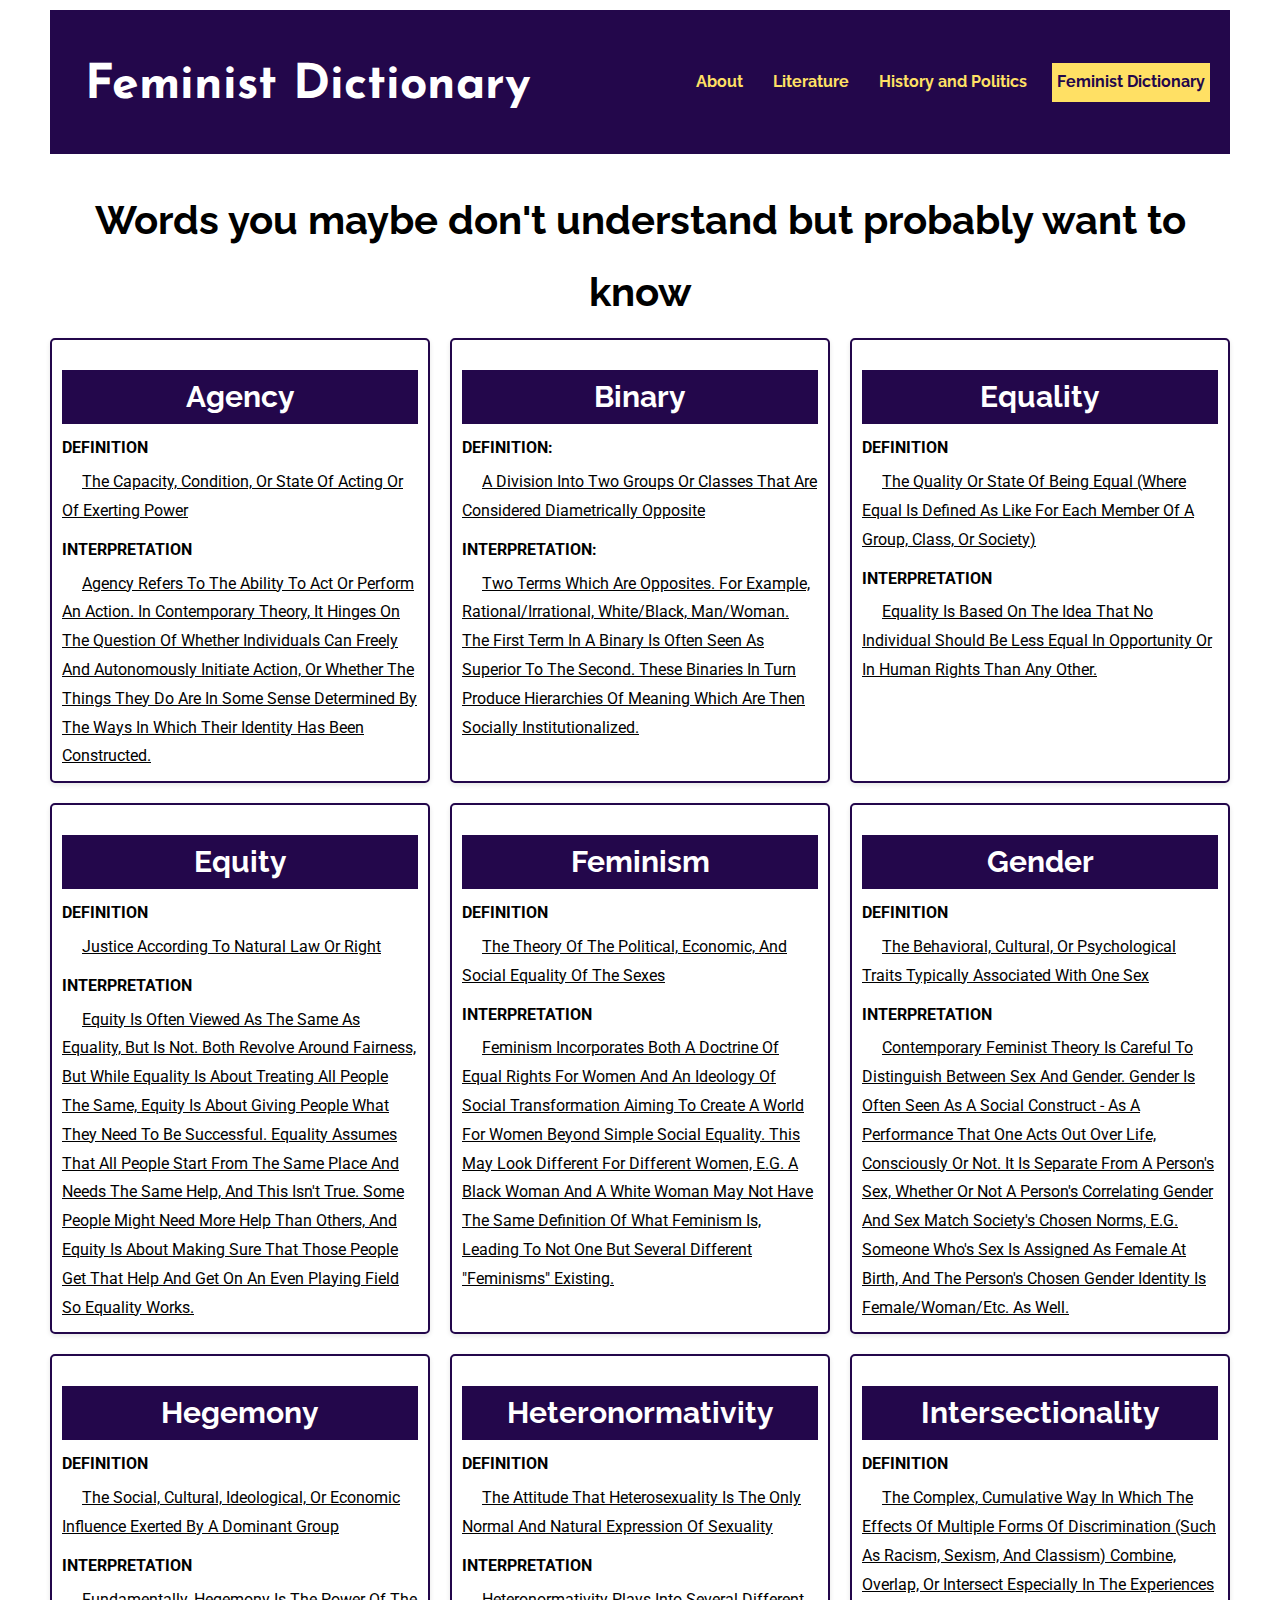
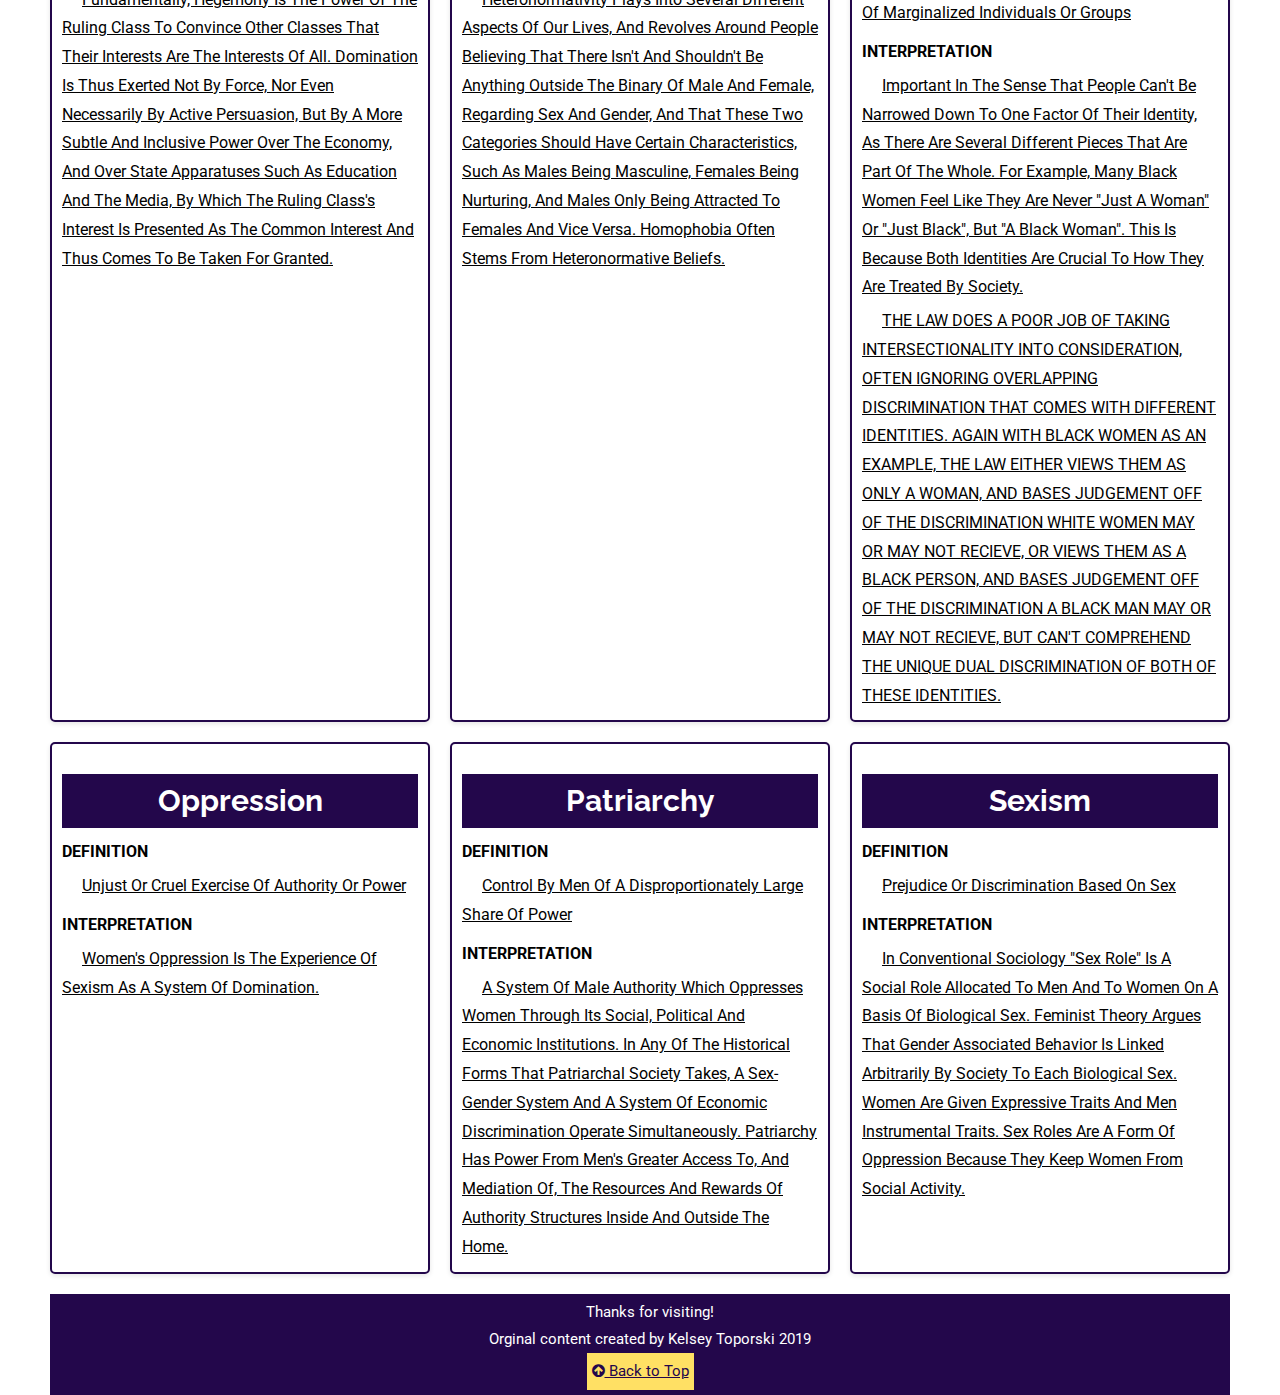
<file: femdict.html>
<!DOCTYPE html>
<html lang="en">
<head>
  <meta charset="UTF-8">

  <meta name="viewport" content="width=device-width, initial-scale=1.0">

  <!-- connects to the stylesheets -->
  <link rel="stylesheet" href="css/reset.css">
  <link rel="stylesheet" href="css/style.css">
  <link rel="preconnect" href="https://fonts.googleapis.com">
  <link rel="preconnect" href="https://fonts.gstatic.com" crossorigin>
  <link href="https://fonts.googleapis.com/css2?family=Josefin+Sans:wght@600&display=swap" rel="stylesheet">
  <link href="https://fonts.googleapis.com/css2?family=Raleway:wght@800&family=Roboto&display=swap" rel="stylesheet">
  <link href="https://fonts.googleapis.com/css2?family=Roboto&display=swap" rel="stylesheet">
  <link rel="stylesheet" href="https://cdnjs.cloudflare.com/ajax/libs/font-awesome/4.7.0/css/font-awesome.min.css">

  <!-- connect to a Google font -->  
  <!-- connect to a Font Aweseom font -->
  <!-- connect to a favicon -->

  <title>Women's Web - Dictionary</title>
</head>

<body>
  <header>
    <nav>
        <h1 class="title"> Feminist Dictionary </h1>
        <ul>
          <li><a href="index.html">About</a></li>
          <li><a href="literature.html">Literature</a></li>
          <li><a href="history.html">History and Politics</a></li>
          <li><a class = "current" href="femdict.html">Feminist Dictionary</a></li>
        </ul>
    </nav>
      <!-- definitions from meriam webster -->
      <!-- interpretations from
            The Dictionary of Feminist Theory - Maggie Humm,
            Key Concepts In Post-Colonial Studies - Ashcroft, Bill, Gareth Griffiths, and Helen Tiffin,
            or myself -->
      <!-- interpretation of equity from https://everydayfeminism.com/2014/09/equality-is-not-enough/ -->

    <h2>Words you maybe don't understand but probably want to know</h2>

  </header>

  <main>
  

      <!-- definitions from meriam webster -->
      <!-- interpretations from
            The Dictionary of Feminist Theory - Maggie Humm,
            Key Concepts In Post-Colonial Studies - Ashcroft, Bill, Gareth Griffiths, and Helen Tiffin,
            or myself -->
      <!-- interpretation of equity from https://everydayfeminism.com/2014/09/equality-is-not-enough/ -->

      <dl class="dict">
        <div class="wordcard">
        <dt>Agency</dt>
        <dd>Definition
          <p>
            the capacity, condition, or state of acting or of exerting power
          </p>
        <dd>Interpretation
          <p>
            Agency refers to the ability to act or perform an action. In contemporary theory, it hinges on the question of whether individuals can freely and autonomously initiate action, or whether the things they do are in some sense determined by the ways in which their identity has been constructed.
          </p>
        </div>
        
        <div class="wordcard">
        <dt>Binary</dt>
        <dd>Definition:
          <p>
            a division into two groups or classes that are considered diametrically opposite
          </p></dd>
        <dd>Interpretation:
          <p>
            Two terms which are opposites. For example, rational/irrational, white/black, man/woman. The first term in a binary is often seen as superior to the second. These binaries in turn produce hierarchies of meaning which are then socially institutionalized.
          </p></dd>
        </div>
        


        <div class="wordcard">
        <dt>Equality</dt>
        <dd>Definition
          <p>
            the quality or state of being equal (where equal is defined as like for each member of a group, class, or society)
          </p></dd>
        <dd>Interpretation
          <p>
            Equality is based on the idea that no individual should be less equal in opportunity or in human rights than any other.
          </p></dd>
        </div>
         
        <div class="wordcard">
        <dt>Equity</dt>
        <dd>Definition
          <p>
            justice according to natural law or right
          </p></dd>
        <dd>Interpretation
          <p>
            Equity is often viewed as the same as equality, but is not. Both revolve around fairness, but while equality is about treating all people the same, equity is about giving people what they need to be successful. Equality assumes that all people start from the same place and needs the same help, and this isn't true. Some people might need more help than others, and equity is about making sure that those people get that help and get on an even playing field so equality works.
          </p></dd>
        </div>
          
        <div class="wordcard">
        <dt>Feminism</dt>
        <dd>Definition
          <p>
            the theory of the political, economic, and social equality of the sexes
          </p></dd>
        <dd>Interpretation
          <p>
            Feminism incorporates both a doctrine of equal rights for women and an ideology of social transformation aiming to create a world for women beyond simple social equality. This may look different for different women, e.g. a black woman and a white woman may not have the same definition of what feminism is, leading to not one but several different "feminisms" existing.
          </p></dd>
       </div>
          

       <div class="wordcard">
        <dt>Gender</dt>
        <dd>Definition
          <p>
            the behavioral, cultural, or psychological traits typically associated with one sex
          </p></dd>
        <dd>Interpretation
          <p>
            Contemporary feminist theory is careful to distinguish between sex and gender. Gender is often seen as a social construct - as a performance that one acts out over life, consciously or not. It is separate from a person's sex, whether or not a person's correlating gender and sex match society's chosen norms, e.g. someone who's sex is assigned as female at birth, and the person's chosen gender identity is female/woman/etc. as well.
          </p></dd>
       </div>
          

       <div class="wordcard">
        <dt>Hegemony</dt>
        <dd>Definition
          <p>
            the social, cultural, ideological, or economic influence exerted by a dominant group
          </p></dd>
        <dd>Interpretation
          <p>
            Fundamentally, hegemony is the power of the ruling class to convince other classes that their interests are the interests of all.  Domination is thus exerted not by force, nor even necessarily by active persuasion, but by a more subtle and inclusive power over the economy, and over state apparatuses such as education and the media, by which the ruling class's interest is presented as the common interest and thus comes to be taken for granted.
          </p></dd>
       </div>
          

       <div class="wordcard">
        <dt>Heteronormativity</dt>
        <dd>Definition
          <p>
            the attitude that heterosexuality is the only normal and natural expression of sexuality
          </p></dd>
        <dd>Interpretation
          <p>
            Heteronormativity plays into several different aspects of our lives, and revolves around people believing that there isn't and shouldn't be anything outside the binary of male and female, regarding sex and gender, and that these two categories should have certain characteristics, such as males being masculine, females being nurturing, and males only being attracted to females and vice versa. Homophobia often stems from heteronormative beliefs.
          </p></dd>
       </div>
          
       <div class="wordcard">
        <dt>Intersectionality</dt>
        <dd>Definition
          <p>
            the complex, cumulative way in which the effects of multiple forms of discrimination (such as racism, sexism, and classism) combine, overlap, or intersect especially in the experiences of marginalized individuals or groups
          </p></dd>
        <dd>Interpretation
          <p>
            Important in the sense that people can't be narrowed down to one factor of their identity, as there are several different pieces that are part of the whole. For example, many black women feel like they are never "just a woman" or "just black", but "a black woman". This is because both identities are crucial to how they are treated by society.
          </p>
          <p>
            The law does a poor job of taking intersectionality into consideration, often ignoring overlapping discrimination that comes with different identities. Again with black women as an example, the law either views them as only a woman, and bases judgement off of the discrimination white women may or may not recieve, or views them as a black person, and bases judgement off of the discrimination a black man may or may not recieve, but can't comprehend the unique dual discrimination of both of these identities.
          </p></dd>
       </div>
          
       <div class="wordcard">
        <dt>Oppression</dt>
        <dd>Definition
          <p>
            unjust or cruel exercise of authority or power
          </p></dd>
        <dd>Interpretation
          <p>
            Women's oppression is the experience of sexism as a system of domination.
          </p></dd>
       </div>
          
       <div class="wordcard">
        <dt>Patriarchy</dt>
        <dd>Definition
          <p>
            control by men of a disproportionately large share of power
          </p></dd>
        <dd>Interpretation
          <p>
            A system of male authority which oppresses women through its social, political and economic institutions. In any of the historical forms that patriarchal society takes, a sex-gender system and a system of economic discrimination operate simultaneously. Patriarchy has power from men's greater access to, and mediation of, the resources and rewards of authority structures inside and outside the home.
          </p></dd>
       </div>
          

       <div class="wordcard">
        <dt>Sexism</dt>
        <dd>Definition
          <p>
            prejudice or discrimination based on sex
          </p></dd>
        <dd>Interpretation
          <p>
            In conventional sociology "sex role" is a social role allocated to men and to women on a basis of biological sex. Feminist theory argues that gender associated behavior is linked arbitrarily by society to each biological sex. Women are given expressive traits and men instrumental traits. Sex roles are a form of oppression because they keep women from social activity.
          </p></dd>
       </div>
      </dl>

    </main>

    <footer>
      <p class="thanks">
        Thanks for visiting! <i class="far fa-grin"></i>
      </p>
      <p>Orginal content created by Kelsey Toporski 2019</p>

      <div class="button">
        <a href="#top" style="color: #23074b"><i class="fa fa-arrow-circle-up"></i> Back to Top</a>
      </div>
    </footer>

</body>
</html>
</file>
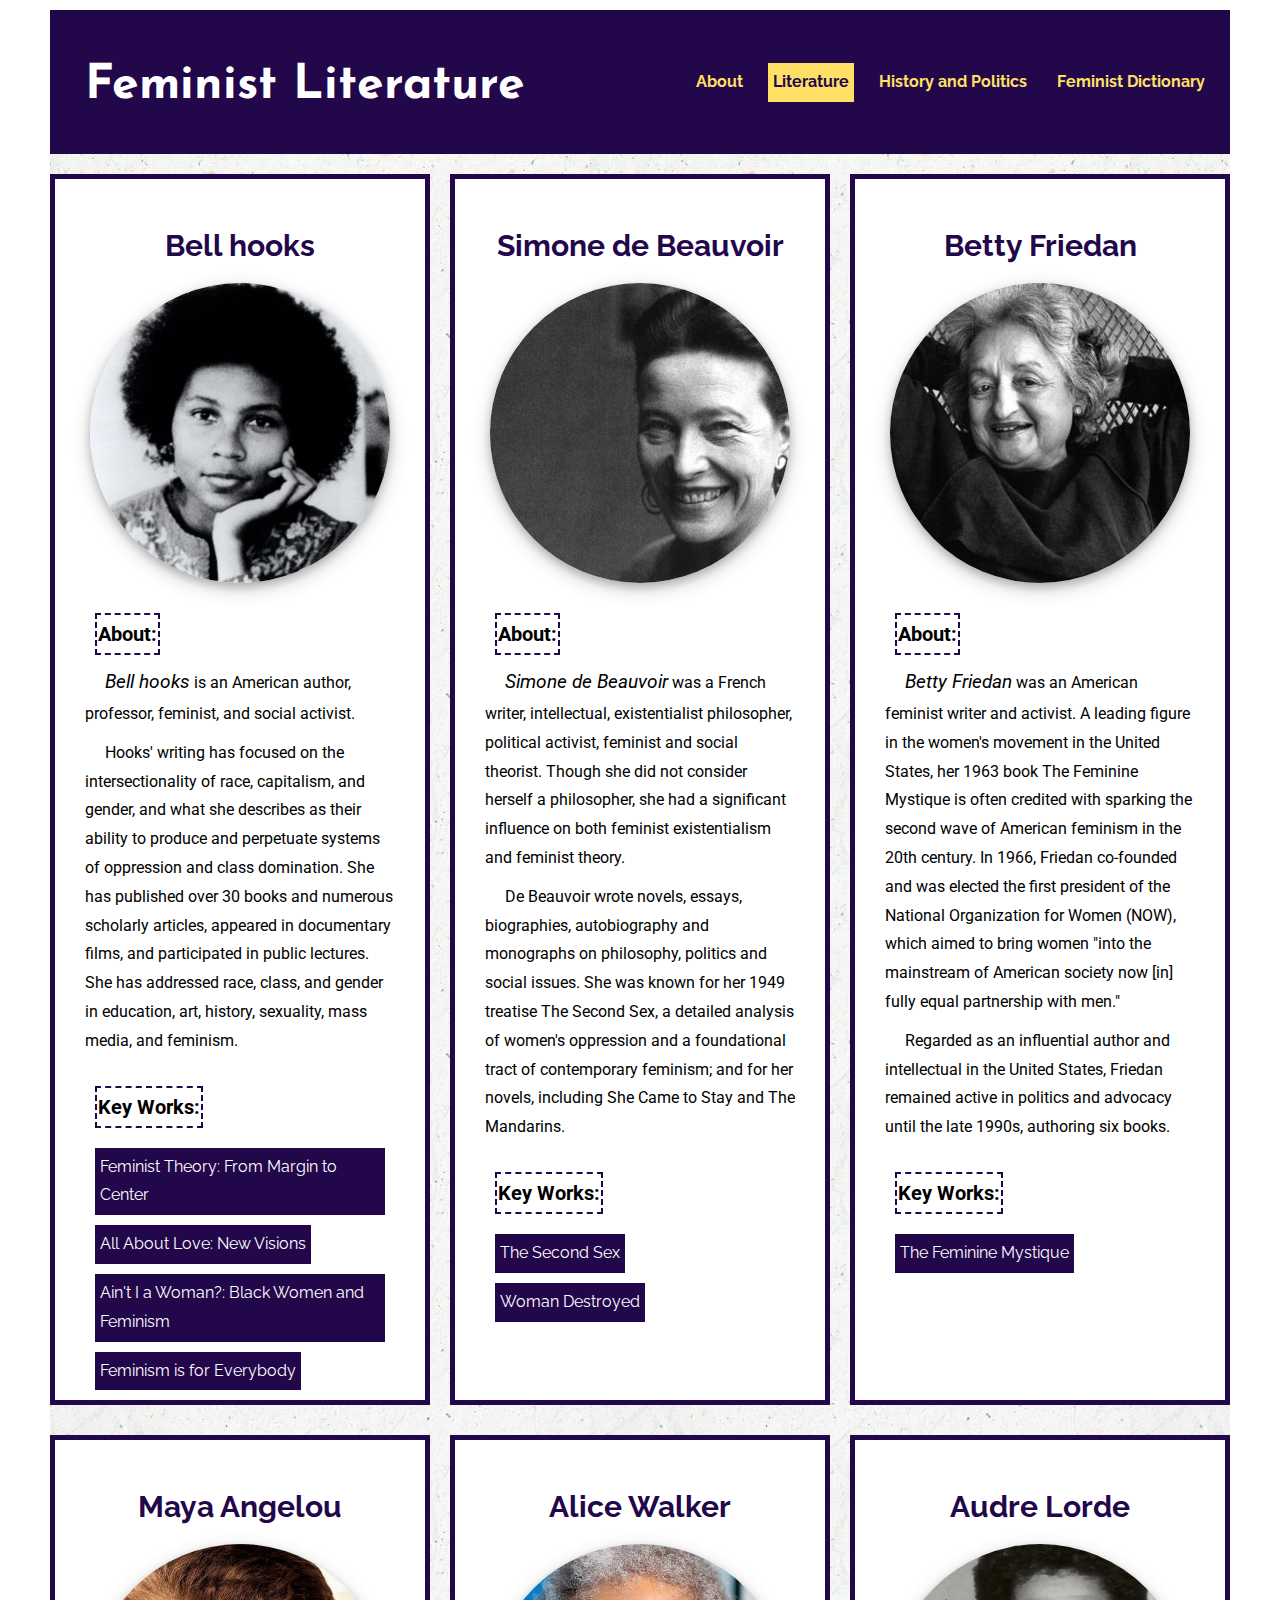
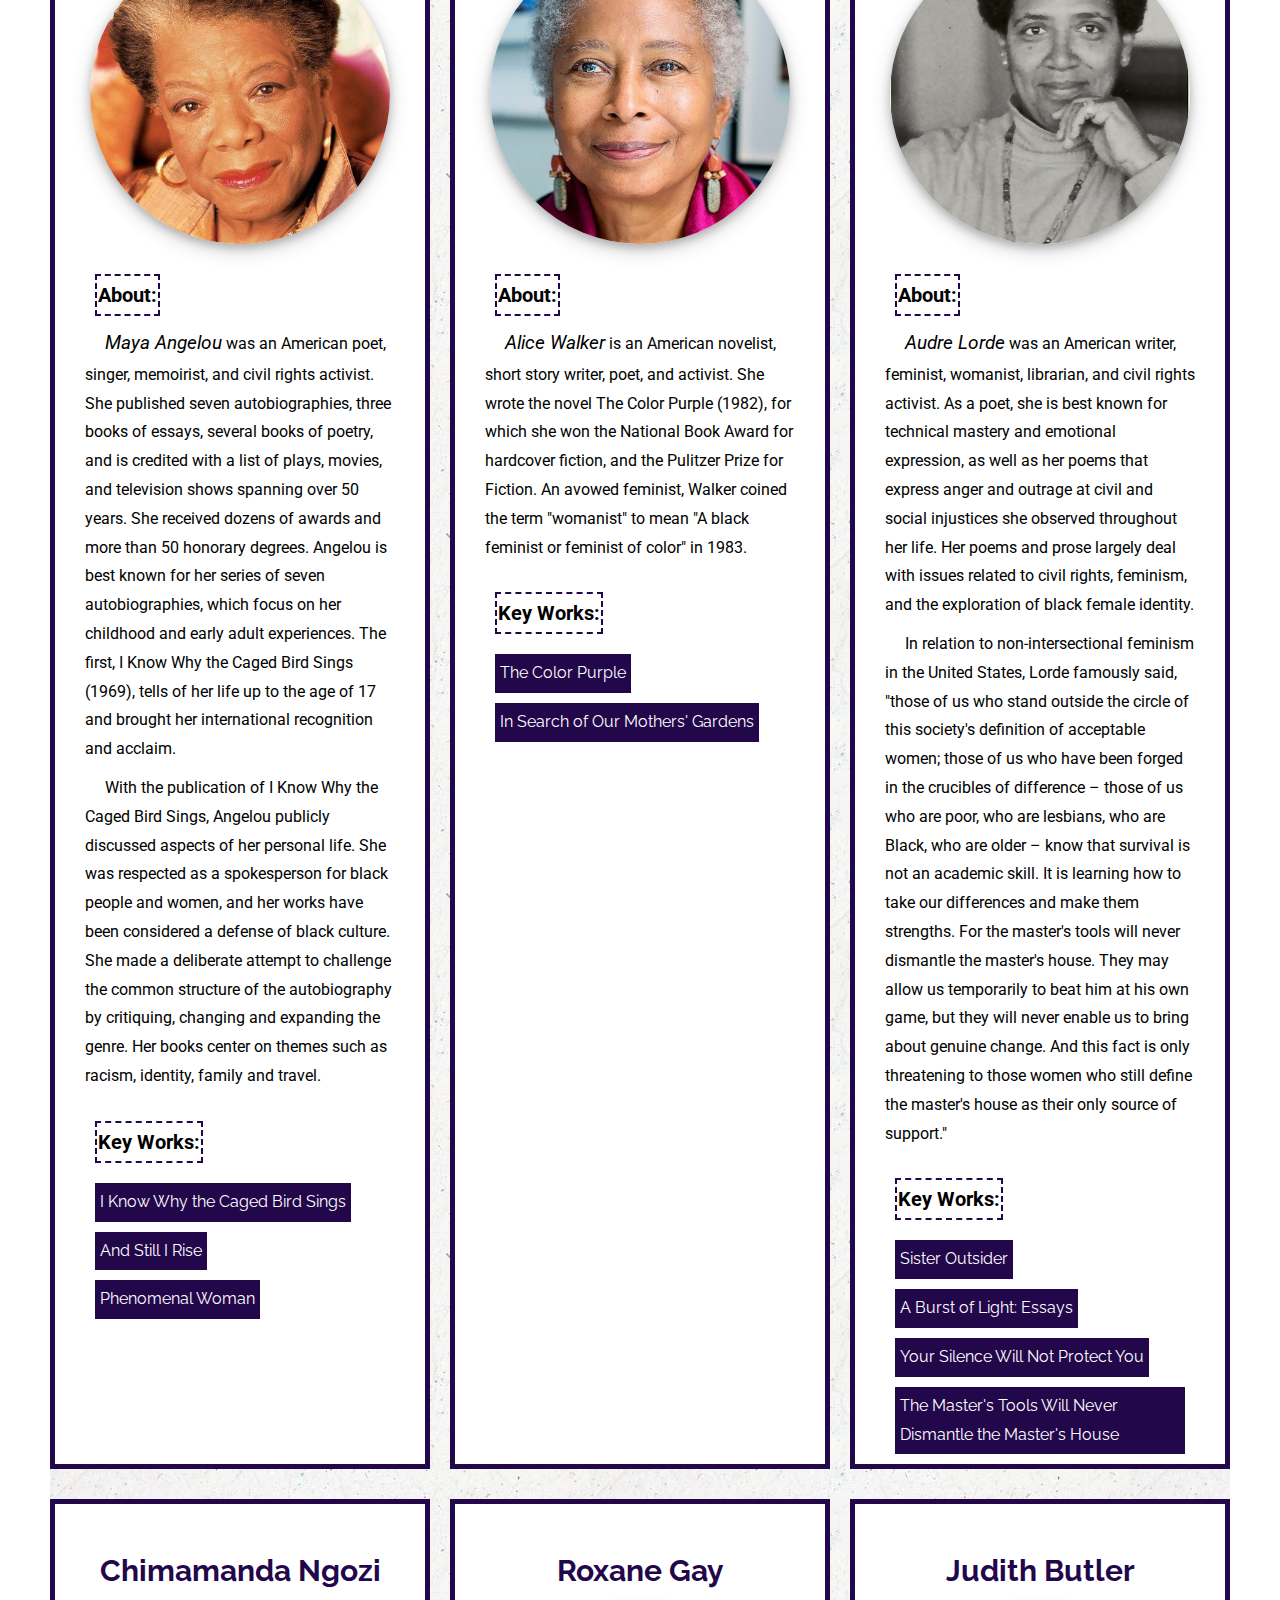
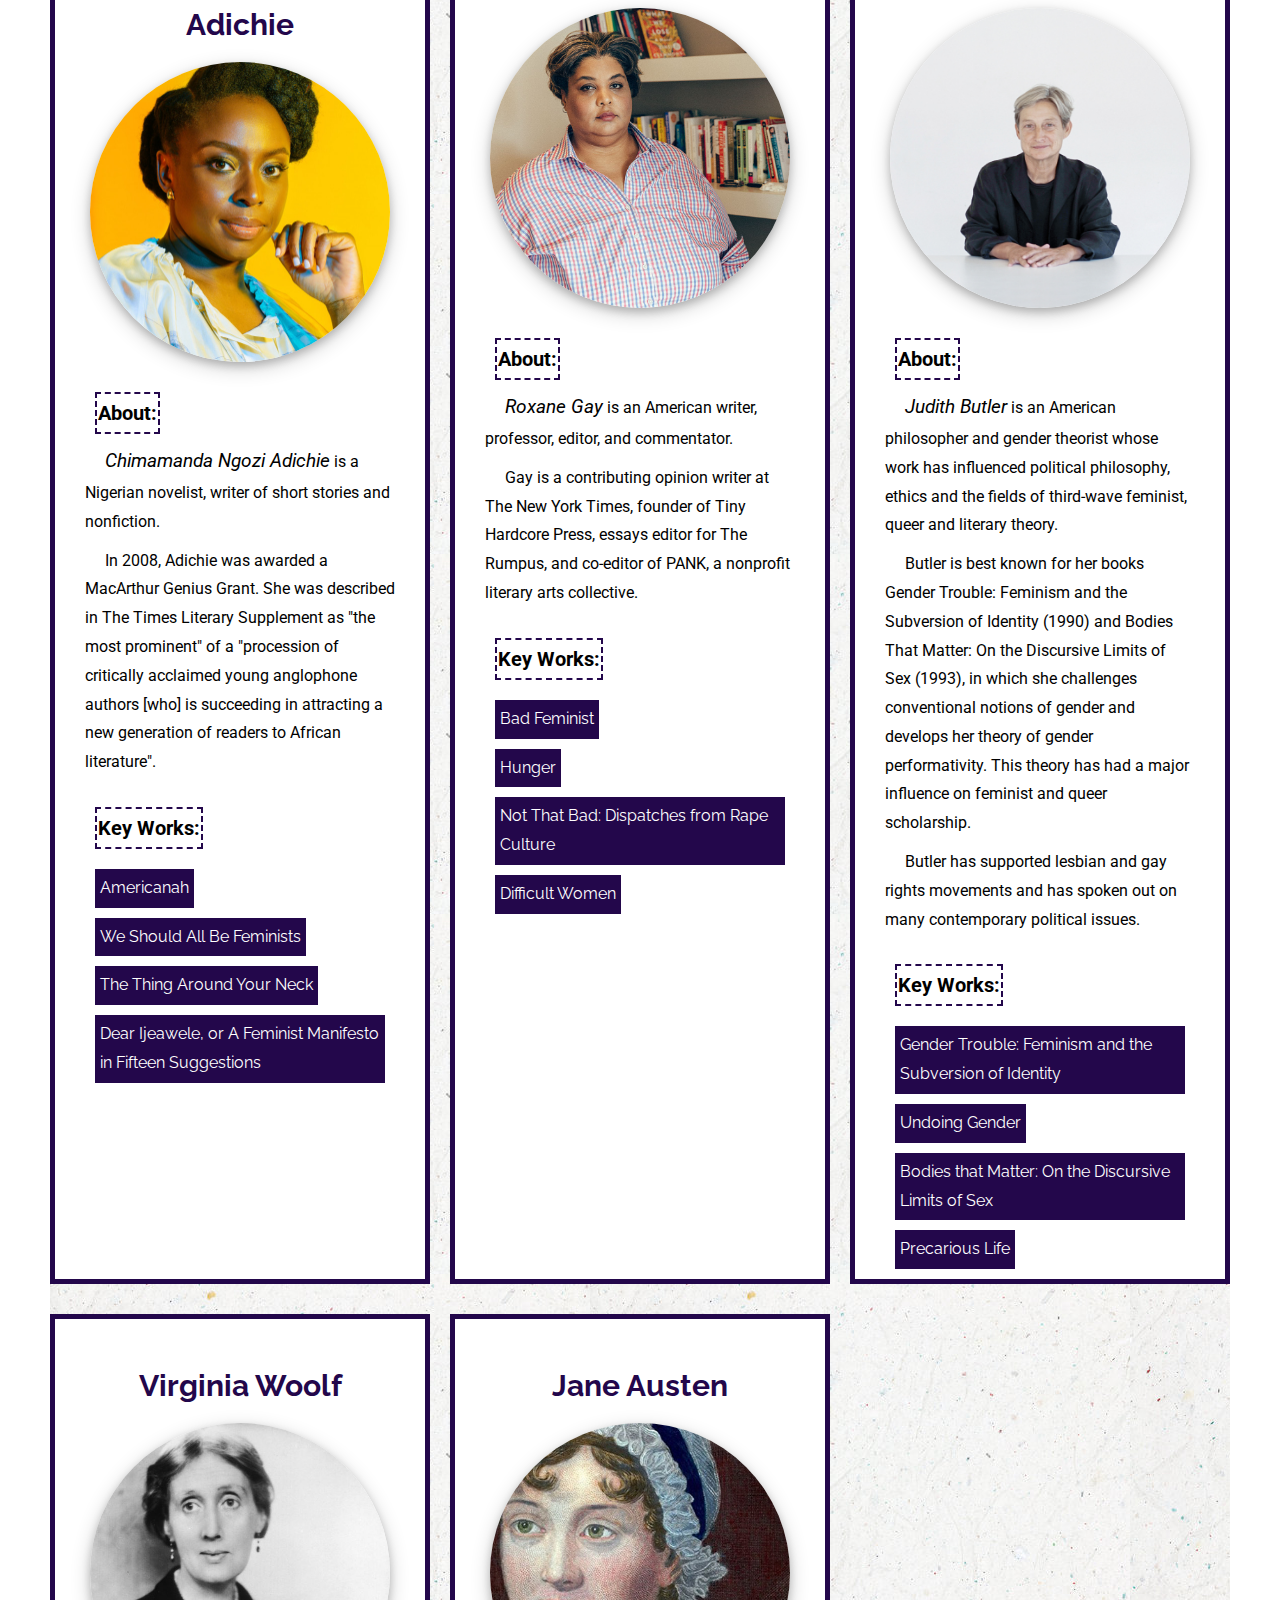
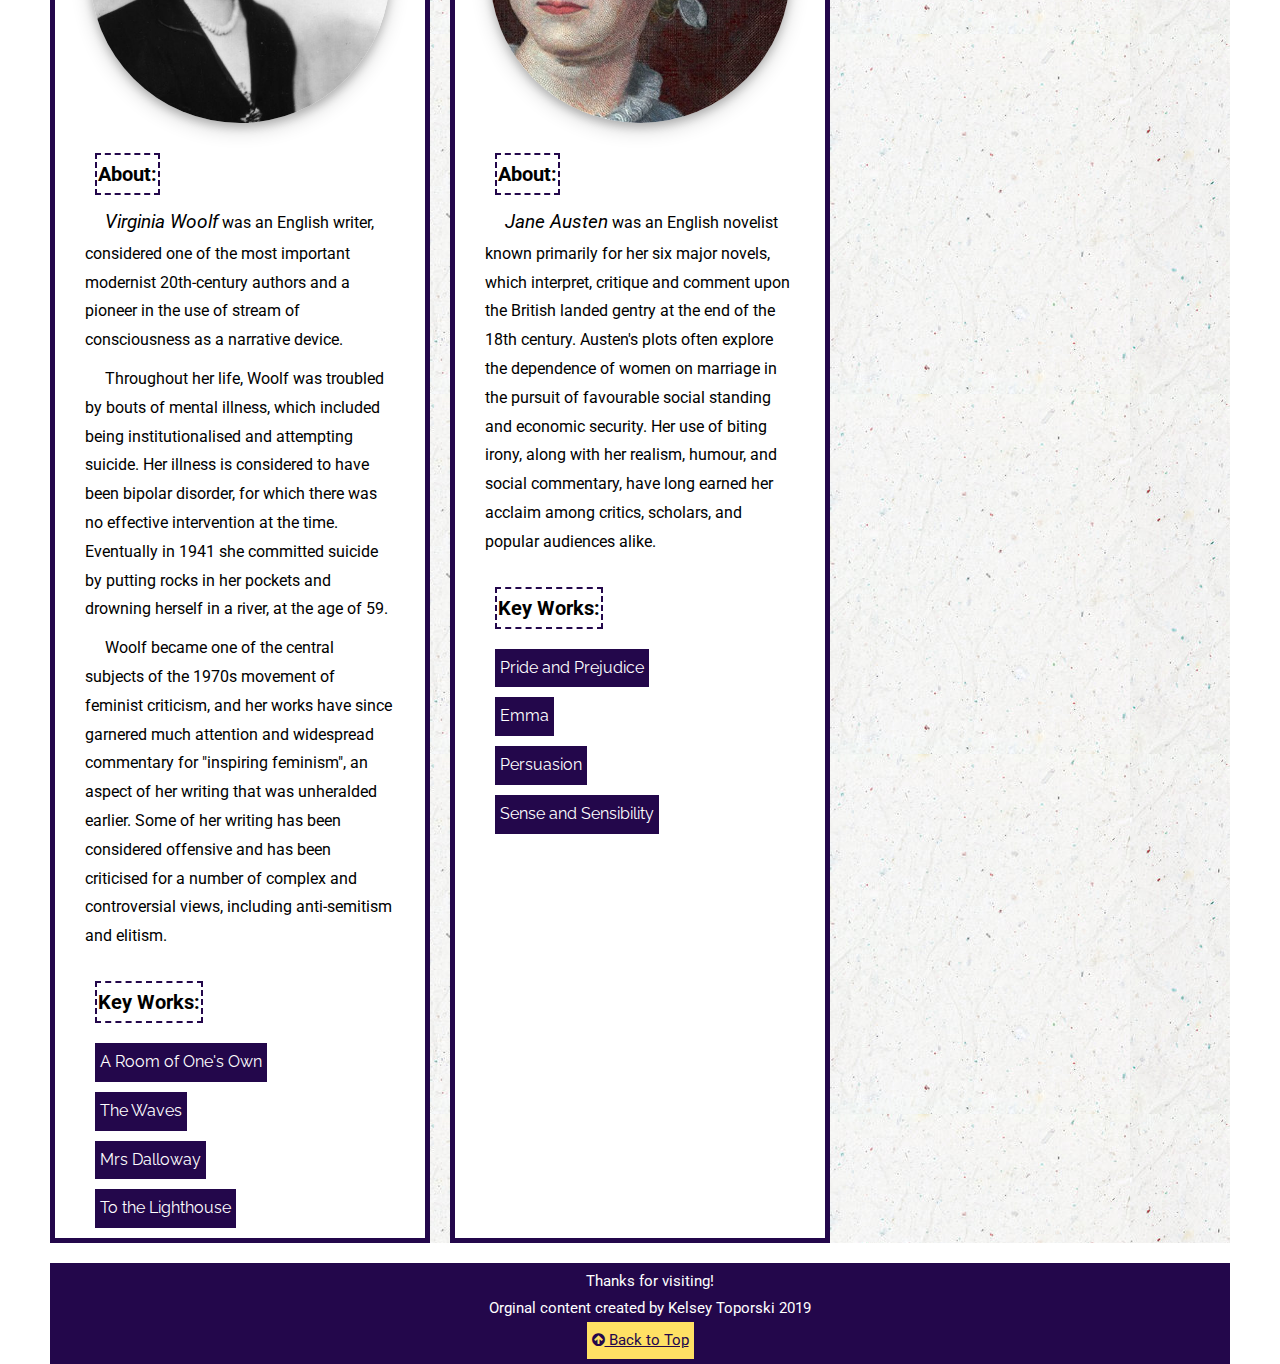
<file: literature.html>
<!DOCTYPE html>
<html lang="en">
<head>
  <meta charset="UTF-8">

  <meta name="viewport" content="width=device-width, initial-scale=1.0">

  <!-- connects to the stylesheets -->
  <link rel="stylesheet" href="css/reset.css">
  <link rel="stylesheet" href="css/style.css">
  <link rel="preconnect" href="https://fonts.googleapis.com">
  <link rel="preconnect" href="https://fonts.gstatic.com" crossorigin>
  <link href="https://fonts.googleapis.com/css2?family=Josefin+Sans:wght@600&display=swap" rel="stylesheet">
  <link href="https://fonts.googleapis.com/css2?family=Raleway:wght@800&family=Roboto&display=swap" rel="stylesheet">
  <link href="https://fonts.googleapis.com/css2?family=Roboto&display=swap" rel="stylesheet">
  <link rel="stylesheet" href="https://cdnjs.cloudflare.com/ajax/libs/font-awesome/4.7.0/css/font-awesome.min.css">

  <!-- connect to a Google font -->  
  <!-- connect to a Font Aweseom font -->
  <!-- connect to a favicon -->


  <title>Women's Web - Literature</title>
</head>

<body>
  <header>
    <nav>
        <h1 class="title"> Feminist Literature </h1>
        <ul>
          <li><a href="index.html">About</a></li>
          <li><a class= "current" href="literature.html">Literature</a></li>
          <li><a href="history.html">History and Politics</a></li>
          <li><a href="femdict.html">Feminist Dictionary</a></li>
        </ul>
    </nav>
      <!-- definitions from meriam webster -->
      <!-- interpretations from
            The Dictionary of Feminist Theory - Maggie Humm,
            Key Concepts In Post-Colonial Studies - Ashcroft, Bill, Gareth Griffiths, and Helen Tiffin,
            or myself -->
      <!-- interpretation of equity from https://everydayfeminism.com/2014/09/equality-is-not-enough/ -->

    <!-- <hr> -->

  </header>

  <main>
      <div class="grid">
      <div>
      <h2>Bell hooks</h2>
      <div class="circle_container">
        <img src="images/bell_hooks.jpg"  width="200" alt="Image of bell hooks">
      </div>
      
     <h3>About:</h3>
        <p>
          <i>Bell hooks</i> is an American author, professor, feminist, and social activist.
        </p>
        <p>
          Hooks' writing has focused on the intersectionality of race, capitalism, and gender, and what she describes as their ability to produce and perpetuate systems of oppression and class domination. She has published over 30 books and numerous scholarly articles, appeared in documentary films, and participated in public lectures. She has addressed race, class, and gender in education, art, history, sexuality, mass media, and feminism.
        </p>
     <h3>Key Works:</h3>
        <ul>
          <li>Feminist Theory: From Margin to Center</li>
          <li>All About Love: New Visions</li>
          <li>Ain't I a Woman?: Black Women and Feminism</li>
          <li>Feminism is for Everybody</li>
        </ul>
      </div>

      <div>
        <h2>Simone de Beauvoir</h2>
        <div class="circle_container">
      <img src="images/simone_db.jpg"  width="200" alt="Image of Simone de Beauvoir">
      </div>
     <h3>About:</h3>
        <p>
          <i>Simone de Beauvoir</i> was a French writer, intellectual, existentialist philosopher, political activist, feminist and social theorist. Though she did not consider herself a philosopher, she had a significant influence on both feminist existentialism and feminist theory.
        </p>
        <p>
          De Beauvoir wrote novels, essays, biographies, autobiography and monographs on philosophy, politics and social issues. She was known for her 1949 treatise The Second Sex, a detailed analysis of women's oppression and a foundational tract of contemporary feminism; and for her novels, including She Came to Stay and The Mandarins.
        </p>
     <h3>Key Works:</h3>
        <ul>
          <li>The Second Sex</li>
          <li>Woman Destroyed</li>
        </ul>
      </div>

      <div>
        <h2>Betty Friedan</h2>
        <div class="circle_container">
      <img src="images/betty_friedan.jpg"  width="200" alt="Image of Betty Friedan">
    </div>
      <h3>About:</h3>
        <p>
          <i>Betty Friedan</i> was an American feminist writer and activist. A leading figure in the women's movement in the United States, her 1963 book The Feminine Mystique is often credited with sparking the second wave of American feminism in the 20th century. In 1966, Friedan co-founded and was elected the first president of the National Organization for Women (NOW), which aimed to bring women "into the mainstream of American society now [in] fully equal partnership with men."
        </p>
        <p>
          Regarded as an influential author and intellectual in the United States, Friedan remained active in politics and advocacy until the late 1990s, authoring six books.
        </p>
     <h3>Key Works:</h3>
        <ul>
          <li>The Feminine Mystique</li>
        </ul>
      </div>

      <div>
        <h2>Maya Angelou</h2>
        <div class="circle_container">
      <img src="images/maya_angelou.jpg"  width="200" alt="Image of Maya Angelou">
        </div>
      <h3>About:</h3>
        <p>
          <i>Maya Angelou</i> was an American poet, singer, memoirist, and civil rights activist. She published seven autobiographies, three books of essays, several books of poetry, and is credited with a list of plays, movies, and television shows spanning over 50 years. She received dozens of awards and more than 50 honorary degrees. Angelou is best known for her series of seven autobiographies, which focus on her childhood and early adult experiences. The first, I Know Why the Caged Bird Sings (1969), tells of her life up to the age of 17 and brought her international recognition and acclaim.
        </p>
        <p>
          With the publication of I Know Why the Caged Bird Sings, Angelou publicly discussed aspects of her personal life. She was respected as a spokesperson for black people and women, and her works have been considered a defense of black culture. She made a deliberate attempt to challenge the common structure of the autobiography by critiquing, changing and expanding the genre. Her books center on themes such as racism, identity, family and travel.
        </p>
     <h3>Key Works:</h3>
        <ul>
          <li>I Know Why the Caged Bird Sings</li>
          <li>And Still I Rise</li>
          <li>Phenomenal Woman</li>
        </ul>
      </div>

      <div>
        <h2>Alice Walker</h2>
        <div class="circle_container">
      <img src="images/alice_walker.jpg"  width="200" alt="Image of Alice Walker">
        </div>
      <h3>About:</h3>
        <p>
          <i>Alice Walker</i> is an American novelist, short story writer, poet, and activist. She wrote the novel The Color Purple (1982), for which she won the National Book Award for hardcover fiction, and the Pulitzer Prize for Fiction. An avowed feminist, Walker coined the term "womanist" to mean "A black feminist or feminist of color" in 1983.
        </p>
     <h3>Key Works:</h3>
        <ul>
          <li>The Color Purple</li>
          <li>In Search of Our Mothers' Gardens</li>
        </ul>
      </div>

      <div>
        <h2>Audre Lorde</h2>
        <div class="circle_container">
      <img src="images/audre_lorde.jpg"  width="200" alt="Image of Audre Lorde">
        </div>
      <h3>About:</h3>
        <p>
          <i>Audre Lorde</i> was an American writer, feminist, womanist, librarian, and civil rights activist. As a poet, she is best known for technical mastery and emotional expression, as well as her poems that express anger and outrage at civil and social injustices she observed throughout her life. Her poems and prose largely deal with issues related to civil rights, feminism, and the exploration of black female identity.
        </p>
        <p>
          In relation to non-intersectional feminism in the United States, Lorde famously said, "those of us who stand outside the circle of this society's definition of acceptable women; those of us who have been forged in the crucibles of difference – those of us who are poor, who are lesbians, who are Black, who are older – know that survival is not an academic skill. It is learning how to take our differences and make them strengths. For the master's tools will never dismantle the master's house. They may allow us temporarily to beat him at his own game, but they will never enable us to bring about genuine change. And this fact is only threatening to those women who still define the master's house as their only source of support."
        </p>
     <h3>Key Works:</h3>
        <ul>
          <li>Sister Outsider</li>
          <li>A Burst of Light: Essays</li>
          <li>Your Silence Will Not Protect You</li>
          <li>The Master's Tools Will Never Dismantle the Master's House</li>
        </ul>
      </div>

      <div>
        <h2>Chimamanda Ngozi Adichie</h2>
        <div class="circle_container">
      <img src="images/chimamanda.jpg"  width="200" alt="Image of Chimamanda Ngozi Adichie">
        </div>
     <h3>About:</h3>
        <p>
          <i>Chimamanda Ngozi Adichie</i> is a Nigerian novelist, writer of short stories and nonfiction.
        </p>
        <p>
          In 2008, Adichie was awarded a MacArthur Genius Grant. She was described in The Times Literary Supplement as "the most prominent" of a "procession of critically acclaimed young anglophone authors [who] is succeeding in attracting a new generation of readers to African literature".
        </p>
     <h3>Key Works:</h3>
        <ul>
          <li>Americanah</li>
          <li>We Should All Be Feminists</li>
          <li>The Thing Around Your Neck</li>
          <li>Dear Ijeawele, or A Feminist Manifesto in Fifteen Suggestions</li>
        </ul>
      </div>

      <div>
        <h2>Roxane Gay</h2>
        <div class="circle_container">
      <img src="images/roxane_gay.jpg"  width="200" alt="Image of Roxane Gay">
          </div>
      <h3>About:</h3>
        <p>
          <i>Roxane Gay</i> is an American writer, professor, editor, and commentator.
        </p>
        <p>
          Gay is a contributing opinion writer at The New York Times, founder of Tiny Hardcore Press, essays editor for The Rumpus, and co-editor of PANK, a nonprofit literary arts collective.
        </p>
     <h3>Key Works:</h3>
        <ul>
          <li>Bad Feminist</li>
          <li>Hunger</li>
          <li>Not That Bad: Dispatches from Rape Culture</li>
          <li>Difficult Women</li>
        </ul>
      </div>

      
      <div>
        <h2>Judith Butler</h2>
        <div class="circle_container">
      <img src="images/judith_butler.jpg"  width="200" alt="Image of Judith Butler">
        </div>
      <h3>About:</h3>
        <p>
          <i>Judith Butler</i> is an American philosopher and gender theorist whose work has influenced political philosophy, ethics and the fields of third-wave feminist, queer and literary theory.
        </p>
        <p>
          Butler is best known for her books Gender Trouble: Feminism and the Subversion of Identity (1990) and Bodies That Matter: On the Discursive Limits of Sex (1993), in which she challenges conventional notions of gender and develops her theory of gender performativity. This theory has had a major influence on feminist and queer scholarship.
        </p>
        <p>
          Butler has supported lesbian and gay rights movements and has spoken out on many contemporary political issues.
        </p>
     <h3>Key Works:</h3>
        <ul>
          <li>Gender Trouble: Feminism and the Subversion of Identity</li>
          <li>Undoing Gender</li>
          <li>Bodies that Matter: On the Discursive Limits of Sex</li>
          <li>Precarious Life</li>
        </ul>
      </div>

      <div>
        <h2>Virginia Woolf</h2>
        <div class="circle_container">
      <img src="images/virginia_woolf.jpg"  width="200" alt="Image of Virginia Woolf">
      </div>
     <h3>About:</h3>
        <p>
          <i>Virginia Woolf</i> was an English writer, considered one of the most important modernist 20th-century authors and a pioneer in the use of stream of consciousness as a narrative device.
        </p>
        <p>
          Throughout her life, Woolf was troubled by bouts of mental illness, which included being institutionalised and attempting suicide. Her illness is considered to have been bipolar disorder, for which there was no effective intervention at the time. Eventually in 1941 she committed suicide by putting rocks in her pockets and drowning herself in a river, at the age of 59.
        </p>
        <p>
          Woolf became one of the central subjects of the 1970s movement of feminist criticism, and her works have since garnered much attention and widespread commentary for "inspiring feminism", an aspect of her writing that was unheralded earlier. Some of her writing has been considered offensive and has been criticised for a number of complex and controversial views, including anti-semitism and elitism.
        </p>
     <h3>Key Works:</h3>
        <ul>
          <li>A Room of One's Own</li>
          <li>The Waves</li>
          <li>Mrs Dalloway</li>
          <li>To the Lighthouse</li>
        </ul>
      </div>

      <div>
        <h2>Jane Austen</h2>
        <div class="circle_container">
      <img src="images/jane_austen.jpg"  width="200" alt="Image of Jane Austen">
    </div>
      <h3>About:</h3>
        <p>
          <i>Jane Austen</i> was an English novelist known primarily for her six major novels, which interpret, critique and comment upon the British landed gentry at the end of the 18th century. Austen's plots often explore the dependence of women on marriage in the pursuit of favourable social standing and economic security. Her use of biting irony, along with her realism, humour, and social commentary, have long earned her acclaim among critics, scholars, and popular audiences alike.
        </p>
     <h3>Key Works:</h3>
        <ul>
          <li>Pride and Prejudice</li>
          <li>Emma</li>
          <li>Persuasion</li>
          <li>Sense and Sensibility</li>
        </ul>
      </div>
    </div>
    </main>
    <footer>
      <p class="thanks">
        Thanks for visiting! <i class="far fa-grin"> </i>
      </p>
      <p>Orginal content created by Kelsey Toporski 2019</p>
      <div class="button">
        <span class="up"></span>
        <a href="#top" style="color: #23074b"><i class="fa fa-arrow-circle-up"></i> Back to Top</a>
        </div>
    </footer>
  </body>
</html>
</file>
<file: css/style.css>
body{
   /* Set line spacing */
   line-height: 1.8;
   margin-left: 50px;
   margin-right: 50px;
   font-family: 'Roboto', sans-serif;
}

img {
  flex: 1;
  width: 100vw;
  object-fit: cover; /* Maintain aspect ratio of image */
}

p {
  /* Set indentation */
  text-indent: 20px;
}

header, nav{
    /* Set padding and margin */
    padding-top: 10px;
    padding-bottom: 10px；

}

nav {
  display: flex;
  justify-content: space-between;
  align-items: center;
  background-color: #23074b;
  padding: 10px 20px;
}


ul {
  display: flex;
  list-style: none;
  margin: 0;
  padding: 0;
}

li {
  margin-right: 20px;
  font-family: 'Raleway', sans-serif;
}

li:last-child {
  margin-right: 0;
}

nav a {
  display: block;
  text-decoration: none;
  border: rgb(255, 224, 100);
  color: rgb(255, 224, 100);
  padding: 5px;
  font-size: 16px;
  font-weight: bold;
}

nav a.current {
  display: block;
  background-color: rgb(255, 224, 100);
  color: #23074b;
}


h1{
   /*Set font and font size*/
    font-family: 'Josefin Sans', sans-serif;
    font-size: 50px;
    text-align: left;
    font-weight: bold;
    padding: 15px;
}

h2{
    /*Set font, font size, and alignment*/
    font-size: 40px;
    font-family: 'Raleway', sans-serif;
    text-align: center;
    font-weight: bold;
}

h3{
    /*Set font size*/
    font-size: 20px;
    font-weight: bold;
}

h1, h2, h3{
    /*Set margin */
    margin-top: 30px;
}


/*Index*/

.text_container {
  margin-top: 20px;
  margin-bottom: 20px;
}


  .title {
    color: white;
    font-size: 48px;
    font-weight: bold;
    margin-top: 8px;
    margin-right: auto;
    margin-left: 0;
    font-family: 'Josefin Sans', sans-serif;
  }


.center {
    display: block;
    margin-left: auto;
    margin-right: auto;
}

.card {
  display: flex;
  flex-wrap: wrap;
  justify-content: space-around;
}

.column {
    flex-basis: calc(33.33% - 20px);
    margin-bottom: 20px;
    padding: 20px;
    border: 2px solid #23074b;
    background-color: #f4f4f3;
    background-image: url("../images/texture.jpg");
    background-size: auto;
}

.column h2 {
  margin-top: 5px;
  font-size: 24px;
  margin-bottom: 10px;
  font-family: 'Raleway', sans-serif;
  font-weight: bolder;
}


.disclaimer {
margin-top: 50px;
border: 1px dashed black;
/* text-decoration: underline; */
color: rgb(0, 0, 0);
font-size: 15px;
padding: 5px;
text-align: center;
}

footer {
  margin-top: 20px;
  background-color: #23074b;
  color: white;
  padding: 5px;
  text-align: center;
  font-size: 15px;
}

.button {
  padding: 5px;
  display: block;
  margin: auto;
  width:fit-content;
  background-color: rgb(255, 224, 100);
  color: black;
}


/* literature */

.grid {
  display: grid;
  grid-template-columns: repeat(3, 1fr);
  row-gap: 10px;
  column-gap: 20px;
  background-image: url("../images/texture.jpg");
  background-size: auto;
}

.grid > div {
  margin-top: 20px;
  border: 5px solid #23074b;
  padding: 10px;
  background-color: white;
}


.grid h2 {
  width: 100%;
  display: block;
  margin-bottom: 10px;
  font-family: 'Raleway', sans-serif;
  font-size: 30px;
  font-weight: bolder;
  color: #23074b;
  }

  .grid h3 {
  width: fit-content;
  display: block;
  border: #23074b;
  border-style: dashed;
  border-width: 2px;
  margin-left: 30px;
  padding: 1px;
  }

.grid p {
  margin-top: 10px;
  padding-left: 20px;
  padding-right: 20px
}

.grid p i:first-of-type {
  font-size: larger;
}

.grid .circle_container {
  width: 300px;
  height: 300px;
  border-radius: 50%;
  overflow: hidden;
  position: relative;
  margin-left: auto;
  margin-right: auto;
  box-shadow: 0 4px 8px 0 rgba(0, 0, 0, 0.2), 0 6px 20px 0 rgba(0, 0, 0, 0.19);
}

.grid .circle_container img {
  width: 100%;
  height: 100%;
  object-fit: cover;
  transition: transform 0.3s ease-in-out;
}

.grid .circle_container:hover img {
transform: scale(1.1);
}

.grid ul {
  display: block;
  margin-top: 20px;
  }
  
  .grid ul li{
    margin-left: 30px;
    margin-right: 30px;
    padding-top: 5px;
    padding-bottom: 5px;
    padding-right: 5px;
    padding-left: 5px;
    display: block;
    background-color: #23074b;
    color: white;
    width: fit-content;
    margin-top: 10px;
  }


/* femdict */

dt {
  font-family: 'Raleway', sans-serif;
  font-weight: bold;
  font-size: 30px;
  margin-top: 20px;
  text-align: center;
  background-color: #23074b;
  color: white;
}

dd {
  text-transform: uppercase;
  font-weight: bold;
  margin-top: 10px;
}

dd p:first-child {
  text-transform:capitalize;
}

dd p {
  text-decoration: underline;
  margin-top: 5px;
}

.dict {
  display: grid;
  grid-template-columns: repeat(3, 1fr);
  row-gap: 10px;
  column-gap: 20px;
}

.wordcard {
  margin-top: 10px;
  border: 2px solid #23074b;
  border-radius: 5px;
  padding: 10px;
  width: auto;
  box-shadow: 0 2px 5px rgba(0, 0, 0, 0.1);
}


/* responsive */

@media screen and (max-width: 850px) {
  .grid {
    display: grid;
    grid-template-columns: 1fr;
    row-gap: 10px;
  }
  
  .grid .circle_container {
    width: 200px;
    height: 200px;
  }

  .nav-container {
    background-color: #23074b;
  }

  nav {
    display: flex;
    flex-direction: column;
    align-items: center;
    background-color: #23074b;
    height: fit-content;
    padding: 10px 20px;
  }

  ul {
    display: flex;
    flex-wrap: wrap;
    justify-content: center;
    margin-left: auto;
    margin-right: auto;
  }
  
  nav a {
    font-size: 14px;
  }


  header, nav{
    /* Set padding and margin */
    padding-top: 10px;
    padding-bottom: 10px；
  }

  .title {
    color: white;
    font-size: 22px;
    font-weight: bold;
    margin-top: 8px;
    margin-right: auto;
    margin-left: auto;
    font-family: 'Josefin Sans', sans-serif;
  }

  .card {
    display: grid;
    width: auto;
  }

  .card h2 {
    margin-top: 5px;
  }
  
  .column {
      flex-basis: calc(100% - 20px);
      margin-bottom: 20px;
      padding: 20px;
      border: 2px solid #23074b;
      background-color: #f4f4f3;
      background-image: url("../images/texture.jpg");
      background-size: auto;
  }
  
  .column h2 {
    font-size: 24px;
    margin-bottom: 10px;
    font-family: 'Raleway', sans-serif;
    font-weight: bolder;
  }

  .dict {
    grid-template-columns: 1fr;
  }

  .wordcard {
    border: 2px solid #23074b;
    border-radius: 5px;
    padding: 10px;
    width: auto;
    box-shadow: 0 2px 5px rgba(0, 0, 0, 0.1);
  }

  h2 {
    font-size: 20px;
  }

  .grid h2 {
    font-size: 20px;
  }
}
</file>
